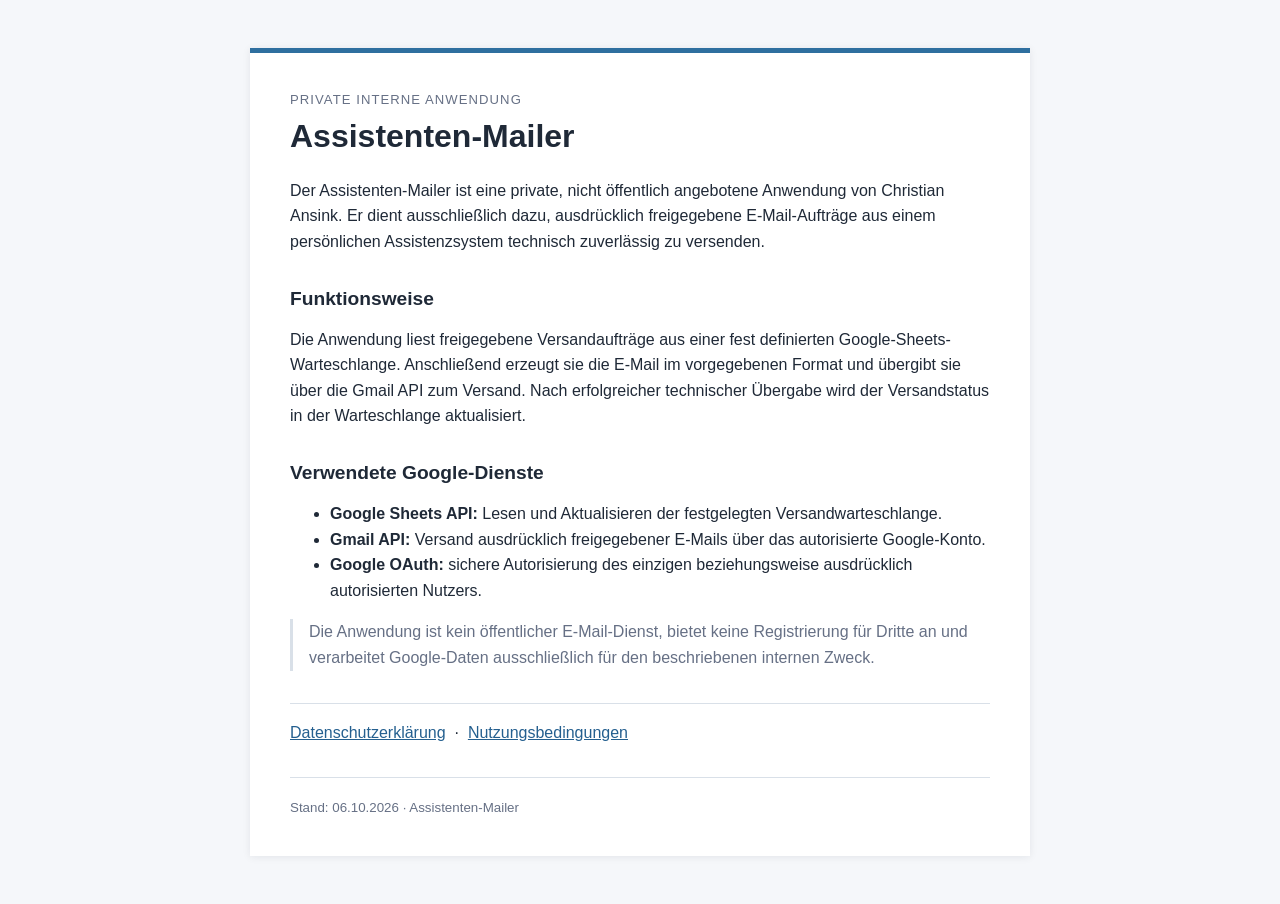
<file: index.html>
<!doctype html>
<html lang="de">
<head>
  <meta charset="utf-8">
  <meta name="viewport" content="width=device-width,initial-scale=1">
  <meta name="robots" content="noindex,nofollow,noarchive">
  <title>Assistenten-Mailer</title>
  <meta name="description" content="Technische Informationsseite zum privaten Assistenten-Mailer.">
  <link rel="stylesheet" href="/style.css">
</head>
<body>
<main>
  <div class="kicker">Private interne Anwendung</div>
  <h1>Assistenten-Mailer</h1>
  <p>Der Assistenten-Mailer ist eine private, nicht öffentlich angebotene Anwendung von Christian Ansink. Er dient ausschließlich dazu, ausdrücklich freigegebene E-Mail-Aufträge aus einem persönlichen Assistenzsystem technisch zuverlässig zu versenden.</p>

  <h2>Funktionsweise</h2>
  <p>Die Anwendung liest freigegebene Versandaufträge aus einer fest definierten Google-Sheets-Warteschlange. Anschließend erzeugt sie die E-Mail im vorgegebenen Format und übergibt sie über die Gmail API zum Versand. Nach erfolgreicher technischer Übergabe wird der Versandstatus in der Warteschlange aktualisiert.</p>

  <h2>Verwendete Google-Dienste</h2>
  <ul>
    <li><strong>Google Sheets API:</strong> Lesen und Aktualisieren der festgelegten Versandwarteschlange.</li>
    <li><strong>Gmail API:</strong> Versand ausdrücklich freigegebener E-Mails über das autorisierte Google-Konto.</li>
    <li><strong>Google OAuth:</strong> sichere Autorisierung des einzigen beziehungsweise ausdrücklich autorisierten Nutzers.</li>
  </ul>

  <p class="note">Die Anwendung ist kein öffentlicher E-Mail-Dienst, bietet keine Registrierung für Dritte an und verarbeitet Google-Daten ausschließlich für den beschriebenen internen Zweck.</p>

  <nav>
    <a href="/datenschutz/">Datenschutzerklärung</a>
    &nbsp;·&nbsp;
    <a href="/nutzungsbedingungen/">Nutzungsbedingungen</a>
  </nav>

  <footer>
    <small>Stand: 06.10.2026 · Assistenten-Mailer</small>
  </footer>
</main>
</body>
</html>
</file>
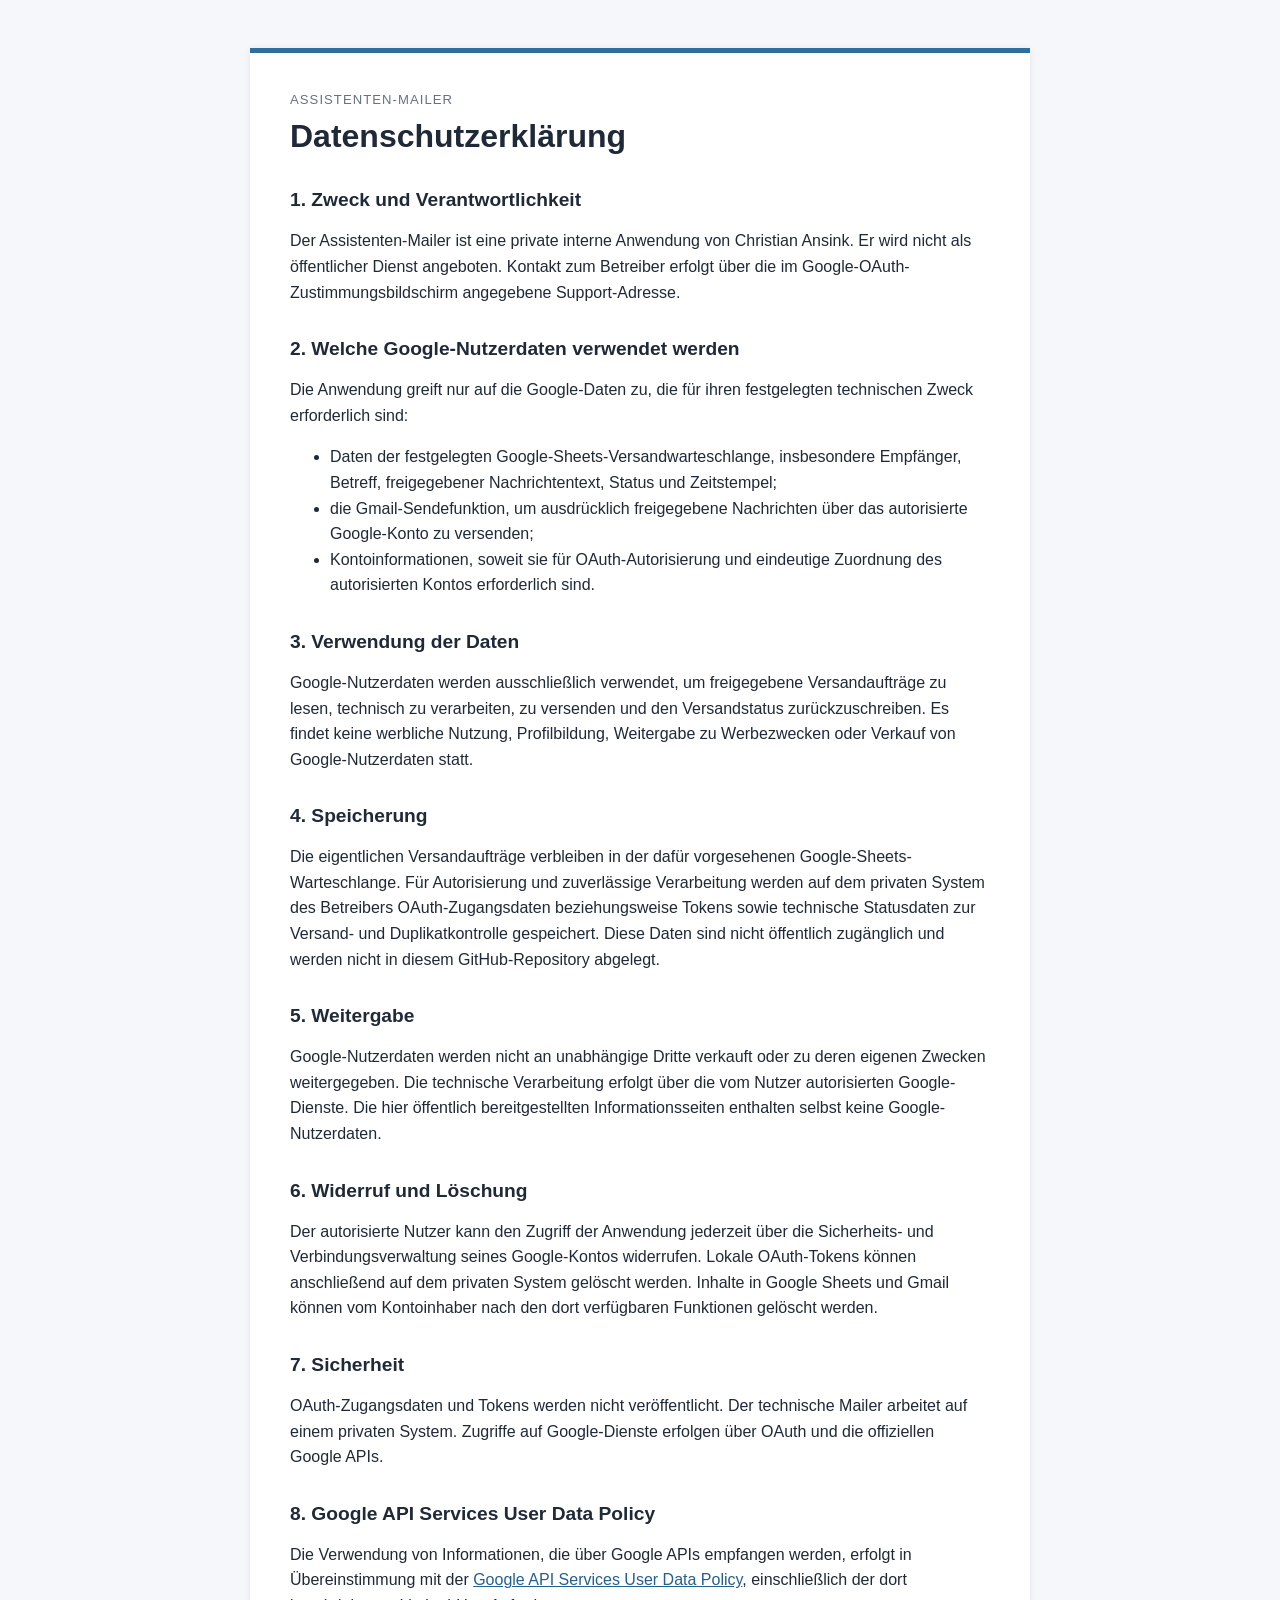
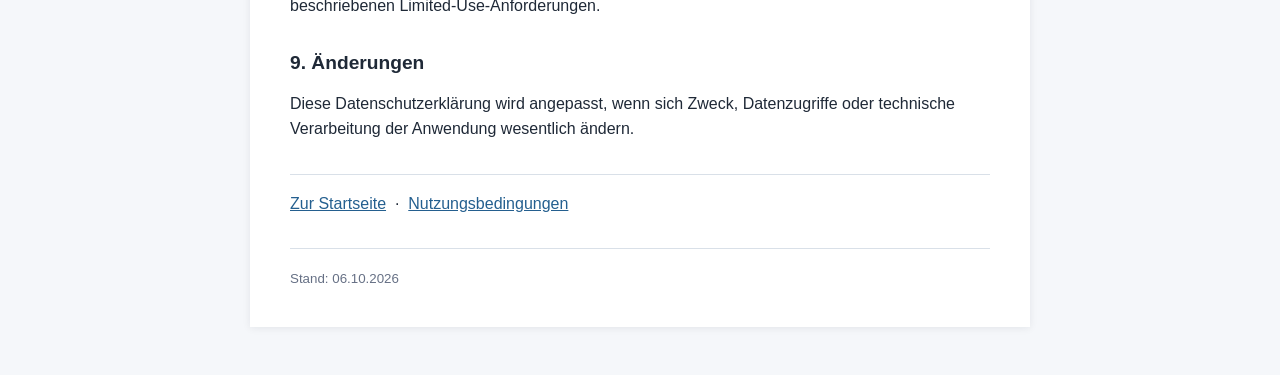
<file: datenschutz/index.html>
<!doctype html>
<html lang="de">
<head>
  <meta charset="utf-8">
  <meta name="viewport" content="width=device-width,initial-scale=1">
  <meta name="robots" content="noindex,nofollow,noarchive">
  <title>Datenschutzerklärung – Assistenten-Mailer</title>
  <meta name="description" content="Datenschutzerklärung des privaten Assistenten-Mailers.">
  <link rel="stylesheet" href="/style.css">
</head>
<body>
<main>
  <div class="kicker">Assistenten-Mailer</div>
  <h1>Datenschutzerklärung</h1>

  <h2>1. Zweck und Verantwortlichkeit</h2>
  <p>Der Assistenten-Mailer ist eine private interne Anwendung von Christian Ansink. Er wird nicht als öffentlicher Dienst angeboten. Kontakt zum Betreiber erfolgt über die im Google-OAuth-Zustimmungsbildschirm angegebene Support-Adresse.</p>

  <h2>2. Welche Google-Nutzerdaten verwendet werden</h2>
  <p>Die Anwendung greift nur auf die Google-Daten zu, die für ihren festgelegten technischen Zweck erforderlich sind:</p>
  <ul>
    <li>Daten der festgelegten Google-Sheets-Versandwarteschlange, insbesondere Empfänger, Betreff, freigegebener Nachrichtentext, Status und Zeitstempel;</li>
    <li>die Gmail-Sendefunktion, um ausdrücklich freigegebene Nachrichten über das autorisierte Google-Konto zu versenden;</li>
    <li>Kontoinformationen, soweit sie für OAuth-Autorisierung und eindeutige Zuordnung des autorisierten Kontos erforderlich sind.</li>
  </ul>

  <h2>3. Verwendung der Daten</h2>
  <p>Google-Nutzerdaten werden ausschließlich verwendet, um freigegebene Versandaufträge zu lesen, technisch zu verarbeiten, zu versenden und den Versandstatus zurückzuschreiben. Es findet keine werbliche Nutzung, Profilbildung, Weitergabe zu Werbezwecken oder Verkauf von Google-Nutzerdaten statt.</p>

  <h2>4. Speicherung</h2>
  <p>Die eigentlichen Versandaufträge verbleiben in der dafür vorgesehenen Google-Sheets-Warteschlange. Für Autorisierung und zuverlässige Verarbeitung werden auf dem privaten System des Betreibers OAuth-Zugangsdaten beziehungsweise Tokens sowie technische Statusdaten zur Versand- und Duplikatkontrolle gespeichert. Diese Daten sind nicht öffentlich zugänglich und werden nicht in diesem GitHub-Repository abgelegt.</p>

  <h2>5. Weitergabe</h2>
  <p>Google-Nutzerdaten werden nicht an unabhängige Dritte verkauft oder zu deren eigenen Zwecken weitergegeben. Die technische Verarbeitung erfolgt über die vom Nutzer autorisierten Google-Dienste. Die hier öffentlich bereitgestellten Informationsseiten enthalten selbst keine Google-Nutzerdaten.</p>

  <h2>6. Widerruf und Löschung</h2>
  <p>Der autorisierte Nutzer kann den Zugriff der Anwendung jederzeit über die Sicherheits- und Verbindungsverwaltung seines Google-Kontos widerrufen. Lokale OAuth-Tokens können anschließend auf dem privaten System gelöscht werden. Inhalte in Google Sheets und Gmail können vom Kontoinhaber nach den dort verfügbaren Funktionen gelöscht werden.</p>

  <h2>7. Sicherheit</h2>
  <p>OAuth-Zugangsdaten und Tokens werden nicht veröffentlicht. Der technische Mailer arbeitet auf einem privaten System. Zugriffe auf Google-Dienste erfolgen über OAuth und die offiziellen Google APIs.</p>

  <h2>8. Google API Services User Data Policy</h2>
  <p>Die Verwendung von Informationen, die über Google APIs empfangen werden, erfolgt in Übereinstimmung mit der <a href="https://developers.google.com/terms/api-services-user-data-policy" rel="external">Google API Services User Data Policy</a>, einschließlich der dort beschriebenen Limited-Use-Anforderungen.</p>

  <h2>9. Änderungen</h2>
  <p>Diese Datenschutzerklärung wird angepasst, wenn sich Zweck, Datenzugriffe oder technische Verarbeitung der Anwendung wesentlich ändern.</p>

  <nav>
    <a href="/">Zur Startseite</a>
    &nbsp;·&nbsp;
    <a href="/nutzungsbedingungen/">Nutzungsbedingungen</a>
  </nav>

  <footer>
    <small>Stand: 06.10.2026</small>
  </footer>
</main>
</body>
</html>
</file>
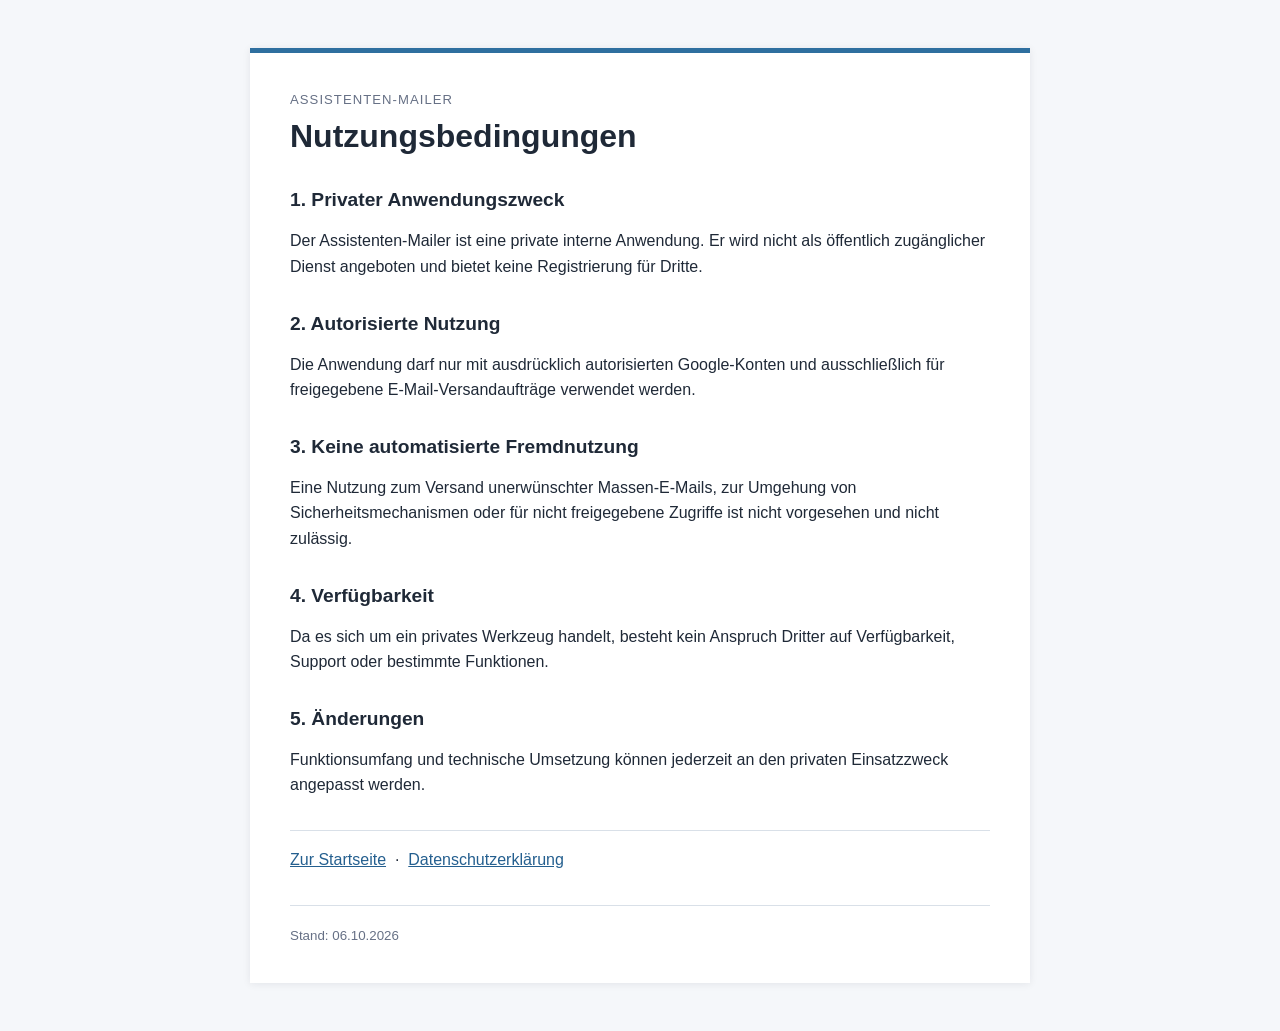
<file: nutzungsbedingungen/index.html>
<!doctype html>
<html lang="de">
<head>
  <meta charset="utf-8">
  <meta name="viewport" content="width=device-width,initial-scale=1">
  <meta name="robots" content="noindex,nofollow,noarchive">
  <title>Nutzungsbedingungen – Assistenten-Mailer</title>
  <meta name="description" content="Nutzungsbedingungen des privaten Assistenten-Mailers.">
  <link rel="stylesheet" href="/style.css">
</head>
<body>
<main>
  <div class="kicker">Assistenten-Mailer</div>
  <h1>Nutzungsbedingungen</h1>

  <h2>1. Privater Anwendungszweck</h2>
  <p>Der Assistenten-Mailer ist eine private interne Anwendung. Er wird nicht als öffentlich zugänglicher Dienst angeboten und bietet keine Registrierung für Dritte.</p>

  <h2>2. Autorisierte Nutzung</h2>
  <p>Die Anwendung darf nur mit ausdrücklich autorisierten Google-Konten und ausschließlich für freigegebene E-Mail-Versandaufträge verwendet werden.</p>

  <h2>3. Keine automatisierte Fremdnutzung</h2>
  <p>Eine Nutzung zum Versand unerwünschter Massen-E-Mails, zur Umgehung von Sicherheitsmechanismen oder für nicht freigegebene Zugriffe ist nicht vorgesehen und nicht zulässig.</p>

  <h2>4. Verfügbarkeit</h2>
  <p>Da es sich um ein privates Werkzeug handelt, besteht kein Anspruch Dritter auf Verfügbarkeit, Support oder bestimmte Funktionen.</p>

  <h2>5. Änderungen</h2>
  <p>Funktionsumfang und technische Umsetzung können jederzeit an den privaten Einsatzzweck angepasst werden.</p>

  <nav>
    <a href="/">Zur Startseite</a>
    &nbsp;·&nbsp;
    <a href="/datenschutz/">Datenschutzerklärung</a>
  </nav>

  <footer>
    <small>Stand: 06.10.2026</small>
  </footer>
</main>
</body>
</html>
</file>
<file: style.css>
:root{
  color-scheme:light;
  --bg:#f5f7fa;
  --card:#ffffff;
  --text:#1f2937;
  --muted:#667085;
  --line:#d9e0e8;
  --accent:#2f6f9f;
}
*{box-sizing:border-box}
html,body{margin:0;padding:0}
body{
  font-family:Arial,Helvetica,sans-serif;
  background:var(--bg);
  color:var(--text);
  line-height:1.6;
}
main{
  max-width:780px;
  margin:48px auto;
  padding:36px 40px;
  background:var(--card);
  border-top:5px solid var(--accent);
  box-shadow:0 1px 8px rgba(16,24,40,.08);
}
h1,h2{line-height:1.25}
h1{font-size:2rem;margin-top:0}
h2{font-size:1.2rem;margin-top:2rem}
p,li{font-size:1rem}
.kicker{
  color:var(--muted);
  font-size:.82rem;
  letter-spacing:.08em;
  text-transform:uppercase;
  margin-bottom:.4rem;
}
.note{
  border-left:3px solid var(--line);
  padding-left:1rem;
  color:var(--muted);
}
nav,footer{
  margin-top:2rem;
  padding-top:1rem;
  border-top:1px solid var(--line);
}
a{color:#245f8f}
small{color:var(--muted)}
@media(max-width:700px){
  main{margin:0;padding:28px 22px;box-shadow:none}
}
</file>
